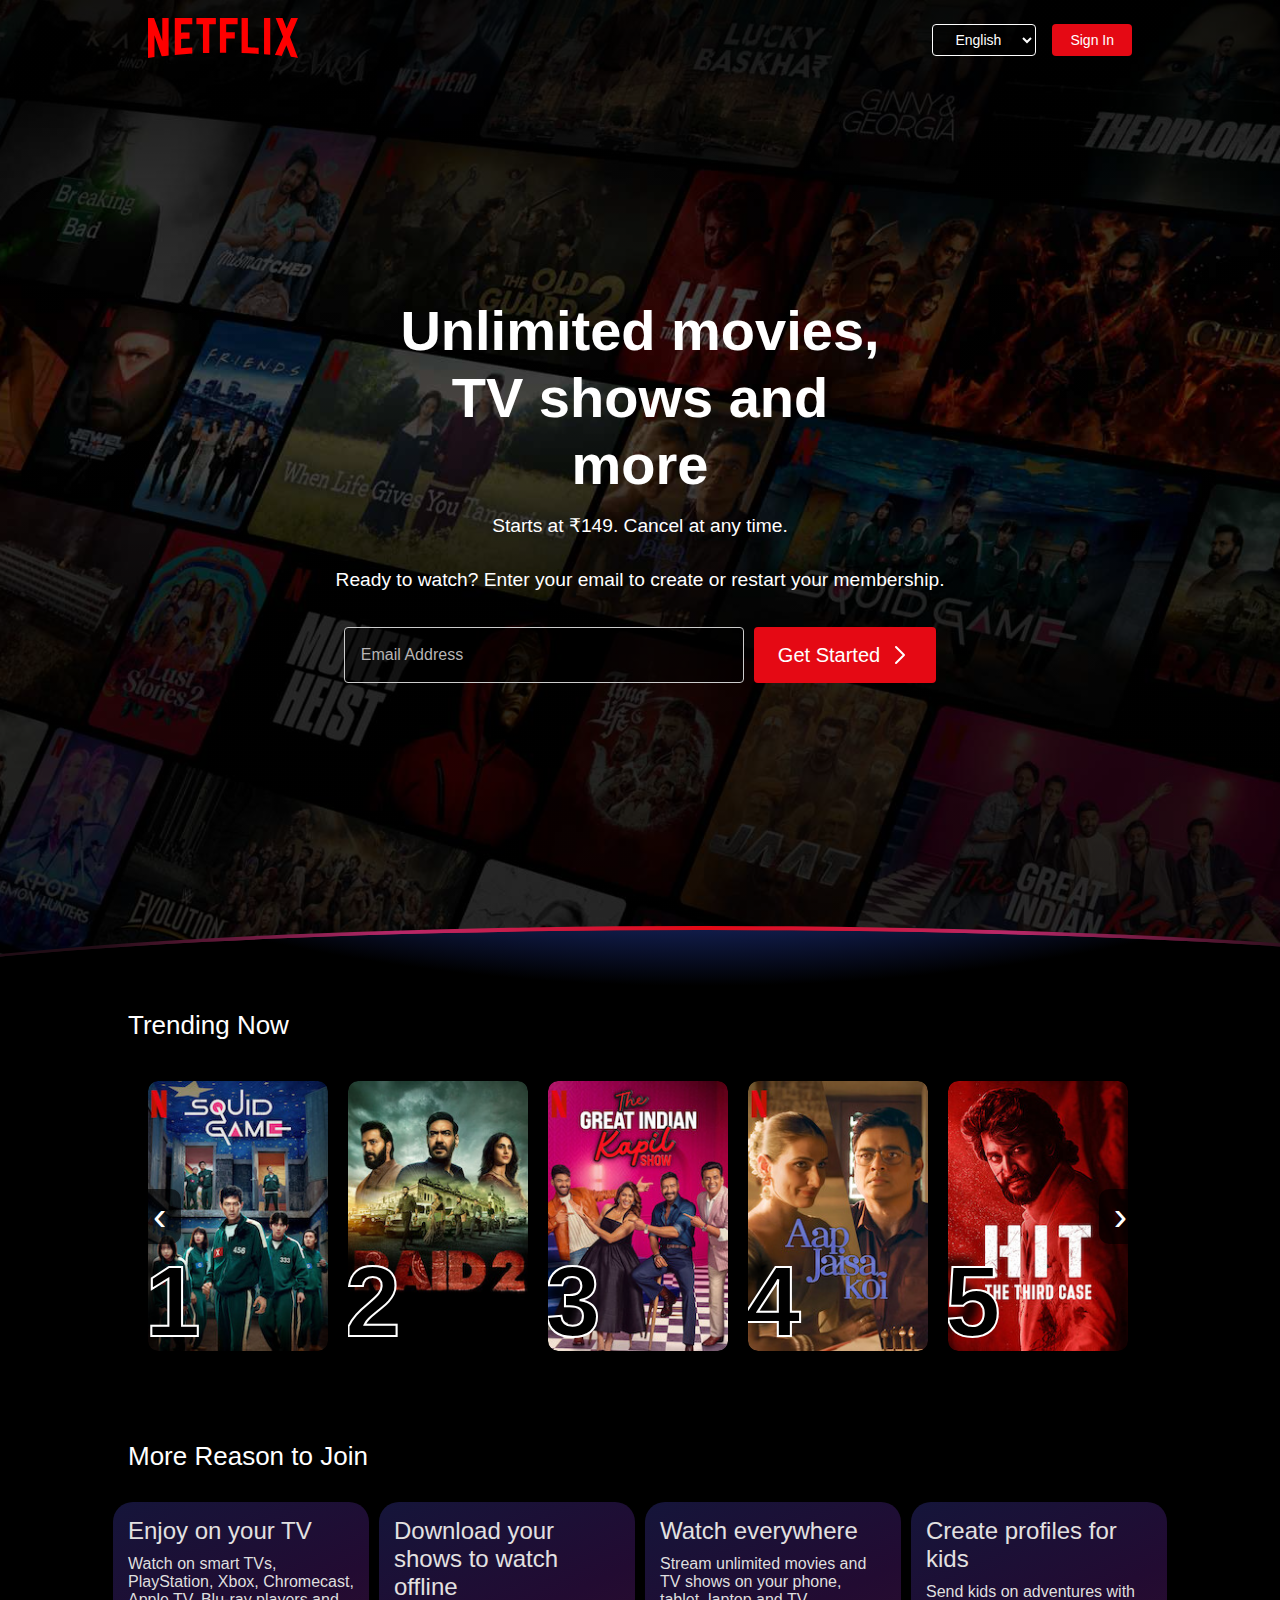
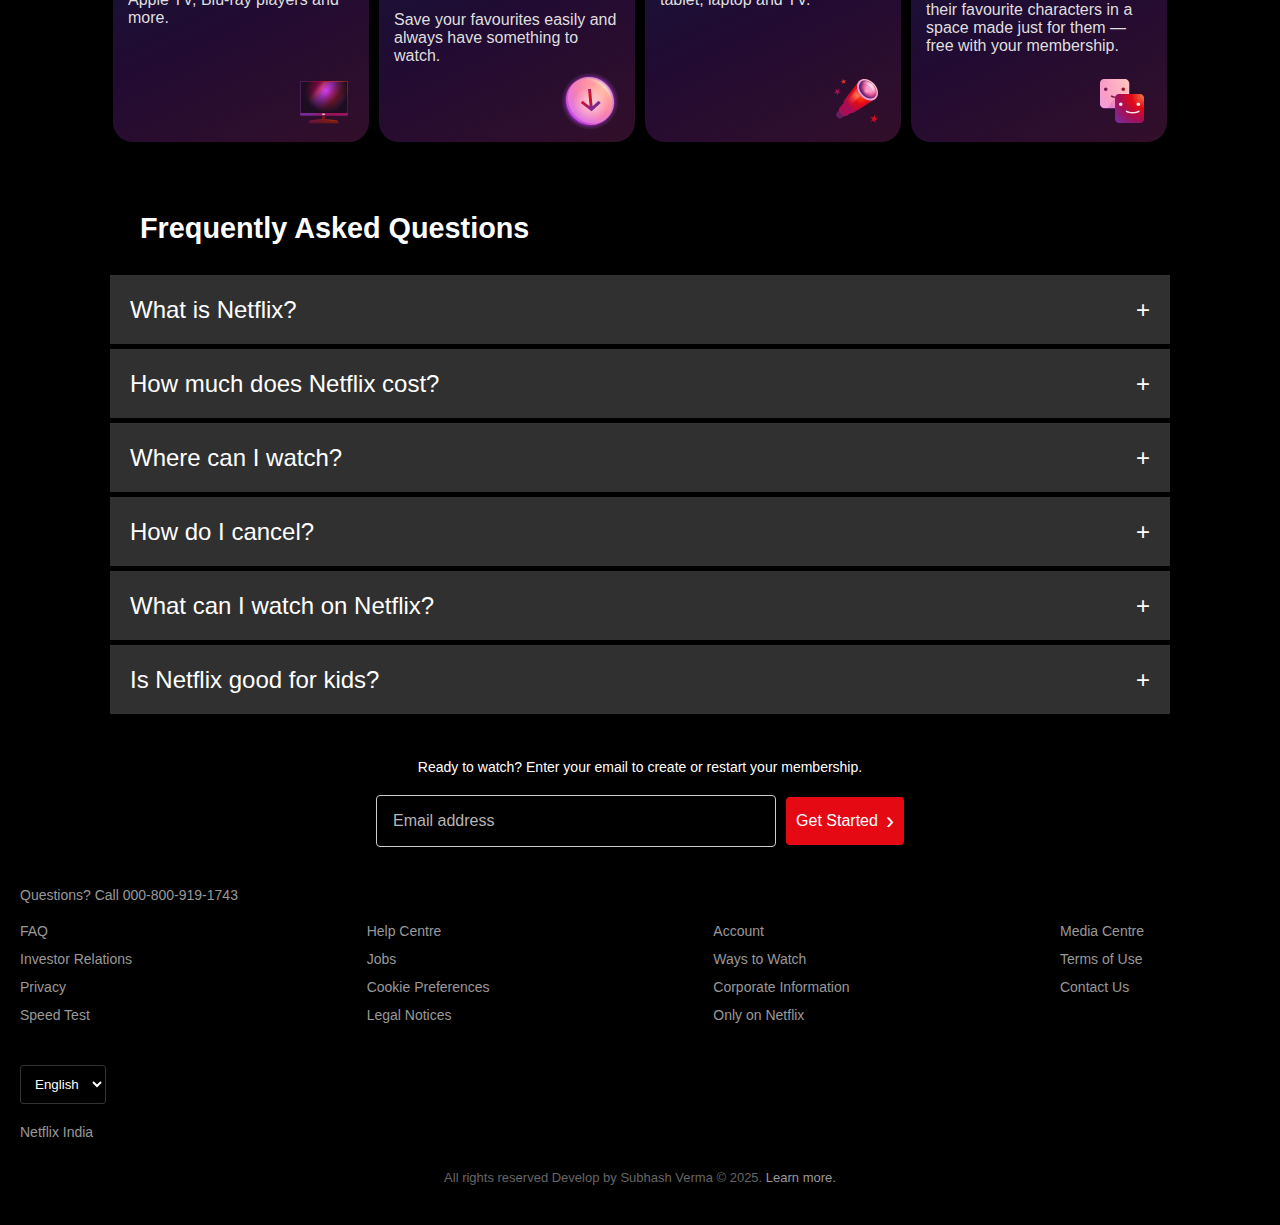
<file: index.html>
<!DOCTYPE html>
<html lang="en">

<head>
  <meta charset="UTF-8" />
  <meta name="viewport" content="width=device-width, initial-scale=1.0" />
  <title>NETFLIX</title>
   <link rel="icon" href="https://netflix.com/favicon.ico" type="image/x-icon">
<link rel="apple-touch-icon" href="https://netflix.com/apple-touch-icon.png">


  <link rel="stylesheet" href="style.css" />
  <script>
    function scrollSlider(direction) {
      const slider = document.getElementById('movieSlider');
      const scrollAmount = 300; // pixels

      slider.scrollBy({
        left: direction * scrollAmount,
        behavior: 'smooth'
      });
    }
    document.addEventListener("DOMContentLoaded", function () {
  const headers = document.querySelectorAll(".accordion-header");

  headers.forEach((header) => {
    header.addEventListener("click", function () {
      const body = this.nextElementSibling;
      const icon = this.querySelector(".icon");

      // Close other open accordions
      headers.forEach((otherHeader) => {
        if (otherHeader !== this) {
          otherHeader.classList.remove("active");
          otherHeader.querySelector(".icon").textContent = "+";
          otherHeader.nextElementSibling.classList.remove("show");
        }
      });

      // Toggle current
      this.classList.toggle("active");
      body.classList.toggle("show");

      icon.textContent = body.classList.contains("show") ? "×" : "+";
    });
  });
});
// Check sessionStorage for login message
  const message = sessionStorage.getItem("loginSuccess");
  if (message) {
    alert(message);
    sessionStorage.removeItem("loginSuccess"); // Clear it after showing
  };
  </script>

</head>

<body>
  <div class="main">
    <nav class="navbar">
      <div class="nav-left">
        <img src="ImageAssistant/logo.svg" alt="Logo" class="logo" />
      </div>
      <div class="nav-right">
        <select class="lang-btn" name="LanguageSelect">
          <option value="en-IN">English</option>
          <option value="hi-IN">हिन्दी</option>
        </select>
        <a href="login.html">
  
          <button class="sign">Sign In</button>
</a>

      </div>
    </nav>
    <div class="box"></div>
    <div class="hero">
      <span>Unlimited movies,</span>
      <span>TV shows and</span>
      <span>more</span>
      <span>Starts at ₹149. Cancel at any time.</span>
      <span>Ready to watch? Enter your email to create or restart your membership.</span>
      <div>
        <input type="text" placeholder="Email Address"/>
        <button class="btn">Get Started<svg width="24" height="24" viewBox="0 0 24 24" fill="none"
            xmlns="http://www.w3.org/2000/svg">
            <path d="M8 4L16 12L8 20" stroke="white" stroke-width="2" stroke-linecap="round" stroke-linejoin="round" />
          </svg>

        </button>
      </div>
    </div>
    <div class="curve-box">
      <div class="curve-line">
        <div class="curve"></div>
      </div>
    </div>
  </div>
  </div>
  <section>
    <div class="heading">
      <h2>Trending Now</h2>
    </div>
    <div class="slider-container">
      <button class="arrow left" onclick="scrollSlider(-1)">&#8249;</button>

      <div class="slider" id="movieSlider">
        <div class="movie-card">
          <img src="ImageAssistant/300000125.jpg" alt="Squid Game">
          <div class="number">1</div>
        </div>
        <div class="movie-card">
          <img src="ImageAssistant/300000126.jpg" alt="Raid 2">
          <div class="number">2</div>
        </div>
        <div class="movie-card">
          <img src="ImageAssistant/300000127.jpg" alt="Kapil Show">
          <div class="number">3</div>
        </div>
        <div class="movie-card">
          <img src="ImageAssistant/300000128.jpg" alt="Aap Jaisa Koi">
          <div class="number">4</div>
        </div>
        <div class="movie-card">
          <img src="ImageAssistant/300000129.jpg" alt="HIT">
          <div class="number">5</div>
        </div>
        <div class="movie-card">
          <img src="ImageAssistant/new1.jpeg" alt="That’s Life">
          <div class="number">6</div>
        </div>
        <div class="movie-card">
          <img src="ImageAssistant/new2.jpeg" alt="That’s Life">
          <div class="number">7</div>
        </div>
        <div class="movie-card">
          <img src="ImageAssistant/new3.jpeg" alt="That’s Life">
          <div class="number">8</div>
        </div>
        <div class="movie-card">
          <img src="ImageAssistant/new4.jpeg" alt="That’s Life">
          <div class="number">9</div>
        </div>
        <div class="movie-card">
          <img src="ImageAssistant/new5.jpeg" alt="That’s Life">
          <div class="number">10</div>
        </div>
      </div>

      <button class="arrow right" onclick="scrollSlider(1)">&#8250;</button>
    </div>
    <div class="data">
      <div>
        <h2>More Reason to Join</h2>
      </div>
      <div class="data-container">
        <div class="data-item">
          <h3>Enjoy on your TV</h3>
          <p>Watch on smart TVs, PlayStation, Xbox, Chromecast, Apple TV, Blu-ray players and more.</p>
          <svg width="72" height="72" viewBox="0 0 72 72" fill="none">
            <g id="television-core-small">
              <path id="Vector" fill-rule="evenodd" clip-rule="evenodd"
                d="M37.2 53.3992C37.2 52.7365 36.6628 52.1992 36 52.1992H34.8C34.1373 52.1992 33.6 52.7365 33.6 53.3992V56.2636C33.6 56.9129 33.0834 57.4433 32.4347 57.4739C30.3013 57.5744 28.1719 57.7834 26.0546 58.1011L19.444 59.0926C18.2692 59.2688 17.4 60.2782 17.4 61.4662V62.0992C17.4 62.4304 17.6686 62.6992 18 62.6992H52.8C53.1314 62.6992 53.4 62.4304 53.4 62.0992V61.4662C53.4 60.2782 52.5309 59.2688 51.3561 59.0926L44.7454 58.1011C42.6282 57.7834 40.4987 57.5744 38.3653 57.4739C37.7167 57.4433 37.2 56.9129 37.2 56.2636V53.3992Z"
                fill="url(#paint0_radial_5179_1308)"></path>
              <path id="Vector_2"
                d="M18.6 60.7388C18.6 60.2306 18.9587 59.796 19.4602 59.711C22.0196 59.2775 29.7585 58.0508 35.4 58.0508C41.0415 58.0508 48.7804 59.2775 51.3398 59.711C51.8412 59.796 52.2 60.2306 52.2 60.7388C52.2 60.902 52.0575 61.0268 51.8967 61.0004C50.1219 60.707 40.9704 59.2409 35.4 59.2409C29.8295 59.2409 20.678 60.707 18.9033 61.0004C18.7425 61.0268 18.6 60.902 18.6 60.7388Z"
                fill="url(#paint1_radial_5179_1308)"></path>
              <path id="Vector_3"
                d="M63 12H8.99995C8.00584 12 7.19995 12.8059 7.19995 13.8V51.6C7.19995 52.5941 8.00584 53.4 8.99995 53.4H63C63.9941 53.4 64.8 52.5941 64.8 51.6V13.8C64.8 12.8059 63.9941 12 63 12Z"
                fill="url(#paint2_linear_5179_1308)"></path>
              <path id="Vector_4"
                d="M63 12H8.99995C8.00584 12 7.19995 12.8059 7.19995 13.8V51.6C7.19995 52.5941 8.00584 53.4 8.99995 53.4H63C63.9941 53.4 64.8 52.5941 64.8 51.6V13.8C64.8 12.8059 63.9941 12 63 12Z"
                fill="url(#paint3_radial_5179_1308)"></path>
              <path id="Vector_5" fill-rule="evenodd" clip-rule="evenodd"
                d="M8.99995 12.6H63C63.663 12.6 64.2 13.1372 64.2 13.8V50.4H7.79995V13.8C7.79995 13.1372 8.33719 12.6 8.99995 12.6ZM7.19995 50.4V13.8C7.19995 12.8059 8.00581 12 8.99995 12H63C63.9942 12 64.8 12.8059 64.8 13.8V50.4V51.6C64.8 52.5941 63.9942 53.4 63 53.4H8.99995C8.00581 53.4 7.19995 52.5941 7.19995 51.6V50.4Z"
                fill="url(#paint4_radial_5179_1308)"></path>
              <path id="Vector_6"
                d="M35.4 52.8C36.3941 52.8 37.2 52.3971 37.2 51.9C37.2 51.4029 36.3941 51 35.4 51C34.4059 51 33.6 51.4029 33.6 51.9C33.6 52.3971 34.4059 52.8 35.4 52.8Z"
                fill="url(#paint5_radial_5179_1308)"></path>
            </g>
            <defs>
              <radialGradient id="paint0_radial_5179_1308" cx="0" cy="0" r="1" gradientUnits="userSpaceOnUse"
                gradientTransform="translate(50.3269 49.3723) rotate(118.526) scale(55.1579 46.2871)">
                <stop stop-color="#802600"></stop>
                <stop offset="0.333333" stop-color="#6F181D"></stop>
                <stop offset="0.666667" stop-color="#5B1333"></stop>
                <stop offset="1" stop-color="#391945"></stop>
              </radialGradient>
              <radialGradient id="paint1_radial_5179_1308" cx="0" cy="0" r="1" gradientUnits="userSpaceOnUse"
                gradientTransform="translate(48.1077 53.6128) rotate(158.116) scale(32.7275 42.219)">
                <stop stop-color="#99421D"></stop>
                <stop offset="0.333333" stop-color="#99161D"></stop>
                <stop offset="0.666667" stop-color="#7D1845"></stop>
                <stop offset="1" stop-color="#59216E"></stop>
              </radialGradient>
              <linearGradient id="paint2_linear_5179_1308" x1="10.4727" y1="14.9572" x2="56.1755" y2="51.4814"
                gradientUnits="userSpaceOnUse">
                <stop stop-color="#99161D"></stop>
                <stop offset="0.245283" stop-color="#CA005B"></stop>
                <stop offset="0.346698" stop-color="#FF479A"></stop>
                <stop offset="0.46934" stop-color="#CC3CFF"></stop>
                <stop offset="0.735849" stop-color="#BC1A22"></stop>
                <stop offset="1" stop-color="#C94FF5"></stop>
              </linearGradient>
              <radialGradient id="paint3_radial_5179_1308" cx="0" cy="0" r="1" gradientUnits="userSpaceOnUse"
                gradientTransform="translate(38.6181 23.8286) rotate(90) scale(25.9571 25.8545)">
                <stop stop-color="#1C0E20" stop-opacity="0"></stop>
                <stop offset="1" stop-color="#1C0E20"></stop>
              </radialGradient>
              <radialGradient id="paint4_radial_5179_1308" cx="0" cy="0" r="1" gradientUnits="userSpaceOnUse"
                gradientTransform="translate(54 20.1938) rotate(144.293) scale(47.2897 44.8232)">
                <stop stop-color="#EF7744"></stop>
                <stop offset="0.333333" stop-color="#E50914"></stop>
                <stop offset="0.666667" stop-color="#A70D53"></stop>
                <stop offset="1" stop-color="#792A95"></stop>
              </radialGradient>
              <radialGradient id="paint5_radial_5179_1308" cx="0" cy="0" r="1" gradientUnits="userSpaceOnUse"
                gradientTransform="translate(36.525 51.3562) rotate(135) scale(4.58735)">
                <stop stop-color="#FFDCCC"></stop>
                <stop offset="0.333333" stop-color="#FFBDC0"></stop>
                <stop offset="0.666667" stop-color="#F89DC6"></stop>
                <stop offset="1" stop-color="#E4A1FA"></stop>
              </radialGradient>
            </defs>
          </svg>
        </div>
        <div class="data-item">
          <h3>Download your shows to watch offline</h3>
          <p>Save your favourites easily and always have something to watch.</p>
          <svg width="72" height="72" viewBox="0 0 72 72" fill="none">
            <g id="download-core-small">
              <path id="Vector"
                d="M36 70.2008C54.8882 70.2008 70.2001 54.8889 70.2001 36.0008C70.2001 17.1126 54.8882 1.80078 36 1.80078C17.1119 1.80078 1.80005 17.1126 1.80005 36.0008C1.80005 54.8889 17.1119 70.2008 36 70.2008Z"
                fill="url(#paint0_radial_5179_7940)"></path>
              <path id="Vector_2" opacity="0.4"
                d="M64.7658 36.195C65.5206 51.5916 53.7908 63.5824 38.5668 62.977C23.3428 62.3722 10.3893 49.4 9.63446 34.0034C8.87954 18.6068 20.6091 6.61594 35.8331 7.22116C51.0571 7.82638 64.0104 20.7984 64.7658 36.195Z"
                fill="url(#paint1_radial_5179_7940)"></path>
              <path id="Vector_3"
                d="M62.3657 37.9958C63.1205 53.3924 51.3908 65.3832 36.1668 64.7778C20.9428 64.173 7.9893 51.2008 7.23444 35.8041C6.47952 20.4075 18.2091 8.41672 33.4331 9.02194C48.6571 9.62716 61.6103 22.5992 62.3657 37.9958Z"
                fill="url(#paint2_radial_5179_7940)"></path>
              <path id="Vector_4" opacity="0.5"
                d="M64.7658 36.195C65.5206 51.5916 53.7908 63.5824 38.5668 62.977C23.3428 62.3722 10.3893 49.4 9.63446 34.0034C8.87954 18.6068 20.6091 6.61594 35.8331 7.22116C51.0571 7.82638 64.0104 20.7984 64.7658 36.195Z"
                fill="url(#paint3_radial_5179_7940)"></path>
              <path id="Vector_5" opacity="0.6"
                d="M36.9 60.6C48.6636 60.6 58.2 51.0637 58.2 39.3C58.2 27.5363 48.6636 18 36.9 18C25.1363 18 15.6 27.5363 15.6 39.3C15.6 51.0637 25.1363 60.6 36.9 60.6Z"
                fill="url(#paint4_radial_5179_7940)"></path>
              <path id="Vector_6" fill-rule="evenodd" clip-rule="evenodd"
                d="M39.0849 42.2727L46.3387 35.76L48.8945 38.5142L38.9118 47.477L37.8466 48.4333L36.6071 47.477L24.9899 38.5142L27.0434 35.76L35.4849 42.2727L33.6 21.6016H37.2L39.0849 42.2727Z"
                fill="url(#paint5_radial_5179_7940)"></path>
              <path id="Vector_7" opacity="0.4" fill-rule="evenodd" clip-rule="evenodd"
                d="M61.6566 34.9618C61.7832 35.3893 62.391 35.3233 62.3694 34.878C61.6962 21.1369 50.1509 9.55975 36.5817 9.01957C34.4606 8.93515 32.4155 9.12541 30.4772 9.55909C30.0745 9.64915 30.1575 10.2082 30.5697 10.2246C45.0094 10.7979 57.6246 21.2971 61.6566 34.9618Z"
                fill="url(#paint6_radial_5179_7940)"></path>
            </g>
            <defs>
              <radialGradient id="paint0_radial_5179_7940" cx="0" cy="0" r="1" gradientUnits="userSpaceOnUse"
                gradientTransform="translate(36.0001 36.1837) rotate(-90) scale(34.3829)">
                <stop offset="0.782019" stop-color="#982DBE"></stop>
                <stop offset="0.906819" stop-color="#B038DC" stop-opacity="0.2"></stop>
                <stop offset="1" stop-color="#E4A1FA" stop-opacity="0"></stop>
              </radialGradient>
              <radialGradient id="paint1_radial_5179_7940" cx="0" cy="0" r="1" gradientUnits="userSpaceOnUse"
                gradientTransform="translate(52.9937 20.0992) rotate(135) scale(49.9836)">
                <stop stop-color="#FFDCCC"></stop>
                <stop offset="0.333333" stop-color="#FFBDC0"></stop>
                <stop offset="0.666667" stop-color="#F89DC6"></stop>
                <stop offset="1" stop-color="#E4A1FA"></stop>
              </radialGradient>
              <radialGradient id="paint2_radial_5179_7940" cx="0" cy="0" r="1" gradientUnits="userSpaceOnUse"
                gradientTransform="translate(52.7999 19.6937) rotate(135) scale(53.1037)">
                <stop stop-color="#FFA984"></stop>
                <stop offset="0.333333" stop-color="#FF787F"></stop>
                <stop offset="0.666667" stop-color="#F45FA2"></stop>
                <stop offset="1" stop-color="#C44AF1"></stop>
              </radialGradient>
              <radialGradient id="paint3_radial_5179_7940" cx="0" cy="0" r="1" gradientUnits="userSpaceOnUse"
                gradientTransform="translate(52.9937 20.0992) rotate(135) scale(49.9836)">
                <stop stop-color="#FFDCCC"></stop>
                <stop offset="0.333333" stop-color="#FFBDC0"></stop>
                <stop offset="0.666667" stop-color="#F89DC6"></stop>
                <stop offset="1" stop-color="#E4A1FA"></stop>
              </radialGradient>
              <radialGradient id="paint4_radial_5179_7940" cx="0" cy="0" r="1" gradientUnits="userSpaceOnUse"
                gradientTransform="translate(36.9 39.3) scale(21.3)">
                <stop stop-color="white"></stop>
                <stop offset="1" stop-color="white" stop-opacity="0"></stop>
              </radialGradient>
              <radialGradient id="paint5_radial_5179_7940" cx="0" cy="0" r="1" gradientUnits="userSpaceOnUse"
                gradientTransform="translate(31.2 32.1016) rotate(39.5226) scale(15.5567)">
                <stop stop-color="#EF7744"></stop>
                <stop offset="0.2406" stop-color="#E50914"></stop>
                <stop offset="1" stop-color="#792A95"></stop>
              </radialGradient>
              <radialGradient id="paint6_radial_5179_7940" cx="0" cy="0" r="1" gradientUnits="userSpaceOnUse"
                gradientTransform="translate(50.7 21.3) rotate(-180) scale(30)">
                <stop stop-color="white"></stop>
                <stop offset="1" stop-color="white" stop-opacity="0"></stop>
              </radialGradient>
            </defs>
          </svg>

        </div>
        <div class="data-item">
          <h3>Watch everywhere</h3>
          <p>Stream unlimited movies and TV shows on your phone, tablet, laptop and TV.</p>
          <svg width="72" height="72" viewBox="0 0 72 72" fill="none">
            <g id="telescope-core-small">
              <path id="Vector"
                d="M24.0492 36.6016L33.6 46.3898L17.8029 56.8633C17.8029 56.8633 15.8891 57.6983 13.625 55.2638C11.361 52.8293 12.1235 51.238 12.1235 51.238L24.0492 36.6016Z"
                fill="url(#paint0_radial_5179_1664)"></path>
              <path id="Vector_2"
                d="M25.0344 34.1992L36 46.151L25.0616 53.8043C25.0616 53.8043 21.8289 55.0984 18.0987 51.0172C14.3686 46.9358 15.9198 44.5105 15.9198 44.5105L25.0344 34.1992Z"
                fill="url(#paint1_radial_5179_1664)"></path>
              <path id="Vector_3"
                d="M39 13.0195L59.1 33.6788L32.5325 50.4142C32.5325 50.4142 28.7459 50.2552 24.3978 45.4897C20.0498 40.7243 21.4096 35.8101 21.4096 35.8101L39 13.0195Z"
                fill="url(#paint2_radial_5179_1664)"></path>
              <path id="Vector_4"
                d="M57.6709 15.3516C63.1044 21.2807 63.9858 29.2883 59.6386 33.2371C55.2916 37.186 47.3628 35.5806 41.9292 29.6515C36.4954 23.7224 35.6145 15.7148 39.9615 11.766C44.3084 7.81716 52.2372 9.42252 57.6709 15.3516Z"
                fill="url(#paint3_radial_5179_1664)"></path>
              <path id="Vector_5"
                d="M58.3787 31.255C54.8121 34.5032 48.2143 33.0817 43.6421 28.0798C39.07 23.078 38.2547 16.39 41.8213 13.1419C45.3879 9.89364 51.9857 11.3152 56.5579 16.3171C61.1298 21.3189 61.9452 28.0069 58.3787 31.255Z"
                fill="url(#paint4_radial_5179_1664)"></path>
              <path id="Vector_6" opacity="0.85"
                d="M59.6783 28.823C60.576 24.1785 59.6544 20.5934 56.1603 16.6199C52.6662 12.6464 47.3508 10.8657 43.7796 12.7598C39.371 15.098 48.3734 13.5961 53.4577 19.5815C57.8259 24.724 58.8516 33.1009 59.6783 28.823Z"
                fill="url(#paint5_radial_5179_1664)"></path>
              <path id="Vector_7" opacity="0.4"
                d="M50.3979 25.2452C50.4549 26.7239 49.2932 27.7677 47.8032 27.5766C46.3131 27.3856 45.059 26.032 45.002 24.5532C44.945 23.0745 46.1067 22.0307 47.5968 22.2218C49.0868 22.4128 50.341 23.7664 50.3979 25.2452Z"
                fill="url(#paint6_radial_5179_1664)"></path>
              <path id="Vector_8" opacity="0.6"
                d="M36.9217 21.0039L26.4258 34.3627C26.3297 36.4604 28.2903 39.5534 30.0334 40.8344L41.2345 29.9105C39.6 28.2005 36.9591 24.1025 36.9217 21.0039Z"
                fill="url(#paint7_radial_5179_1664)"></path>
              <path id="Vector_9" fill-rule="evenodd" clip-rule="evenodd"
                d="M20.0576 9.60156L21.479 11.7187L24 11.0654L22.3575 13.0272L23.7789 15.1444L21.3424 14.2397L19.7 16.2016L19.8365 13.6806L17.4 12.7759L19.9209 12.1225L20.0576 9.60156ZM58.776 52.8016L58.9623 56.4685L62.4 57.4188L59.0774 58.7347L59.2637 62.4016L57.0239 59.548L53.7014 60.8638L55.6397 57.7843L53.4 54.9307L56.8377 55.8811L58.776 52.8016ZM15.206 24.2101L15.8768 21.0016L13.4793 23.1964L10.6853 21.5563L11.9975 24.553L9.59998 26.7478L12.8085 26.405L14.1207 29.4016L14.7915 26.1931L18 25.8502L15.206 24.2101Z"
                fill="url(#paint8_linear_5179_1664)"></path>
            </g>
            <defs>
              <radialGradient id="paint0_radial_5179_1664" cx="0" cy="0" r="1" gradientUnits="userSpaceOnUse"
                gradientTransform="translate(36.6875 32.7016) rotate(135) scale(34.9134)">
                <stop stop-color="#99421D"></stop>
                <stop offset="0.333333" stop-color="#99161D"></stop>
                <stop offset="0.666667" stop-color="#7D1845"></stop>
                <stop offset="1" stop-color="#59216E"></stop>
              </radialGradient>
              <radialGradient id="paint1_radial_5179_1664" cx="0" cy="0" r="1" gradientUnits="userSpaceOnUse"
                gradientTransform="translate(42.5937 27.2992) rotate(135) scale(44.5477 44.5279)">
                <stop stop-color="#EF7744"></stop>
                <stop offset="0.333333" stop-color="#E50914"></stop>
                <stop offset="0.666667" stop-color="#A70D53"></stop>
                <stop offset="1" stop-color="#792A95"></stop>
              </radialGradient>
              <radialGradient id="paint2_radial_5179_1664" cx="0" cy="0" r="1" gradientUnits="userSpaceOnUse"
                gradientTransform="translate(42.3 29.106) rotate(135) scale(31.8127)">
                <stop stop-color="#FB540D"></stop>
                <stop offset="0.333333" stop-color="#E50914"></stop>
                <stop offset="0.666667" stop-color="#A70D53"></stop>
                <stop offset="1" stop-color="#792A95"></stop>
              </radialGradient>
              <radialGradient id="paint3_radial_5179_1664" cx="0" cy="0" r="1" gradientUnits="userSpaceOnUse"
                gradientTransform="translate(57.675 14.7078) rotate(134.326) scale(24.0433 24.0367)">
                <stop stop-color="#FFDCCC"></stop>
                <stop offset="0.333333" stop-color="#FFBDC0"></stop>
                <stop offset="0.666667" stop-color="#F89DC6"></stop>
                <stop offset="1" stop-color="#E4A1FA"></stop>
              </radialGradient>
              <radialGradient id="paint4_radial_5179_1664" cx="0" cy="0" r="1" gradientUnits="userSpaceOnUse"
                gradientTransform="translate(52.1305 21.273) rotate(141.875) scale(9.87138 12.8159)">
                <stop offset="0.307292" stop-color="#F89DC6"></stop>
                <stop offset="0.645392" stop-color="#E75094"></stop>
                <stop offset="1" stop-color="#59216E"></stop>
              </radialGradient>
              <radialGradient id="paint5_radial_5179_1664" cx="0" cy="0" r="1" gradientUnits="userSpaceOnUse"
                gradientTransform="translate(55.8 15.6) rotate(135) scale(13.1522)">
                <stop stop-color="white"></stop>
                <stop offset="1" stop-color="white" stop-opacity="0"></stop>
              </radialGradient>
              <radialGradient id="paint6_radial_5179_1664" cx="0" cy="0" r="1" gradientUnits="userSpaceOnUse"
                gradientTransform="translate(49.2362 22.9648) rotate(131.079) scale(5.08644 6.006)">
                <stop stop-color="white"></stop>
                <stop offset="1" stop-color="white" stop-opacity="0"></stop>
              </radialGradient>
              <radialGradient id="paint7_radial_5179_1664" cx="0" cy="0" r="1" gradientUnits="userSpaceOnUse"
                gradientTransform="translate(36.8758 29.1353) rotate(137.622) scale(13.5764)">
                <stop stop-color="#FFA984"></stop>
                <stop offset="1" stop-color="#F7636B" stop-opacity="0"></stop>
              </radialGradient>
              <linearGradient id="paint8_linear_5179_1664" x1="44.65" y1="27.9016" x2="24.25" y2="48.3016"
                gradientUnits="userSpaceOnUse">
                <stop stop-color="#EF7744"></stop>
                <stop offset="0.333333" stop-color="#E50914"></stop>
                <stop offset="0.666667" stop-color="#A70D53"></stop>
                <stop offset="1" stop-color="#792A95"></stop>
              </linearGradient>
            </defs>
          </svg>

        </div>
        <div class="data-item">
          <h3>Create profiles for kids</h3>
          <p>Send kids on adventures with their favourite characters in a space made just for them — free with your
            membership.</p>
          <svg width="72" height="72" viewBox="0 0 72 72" fill="none">
            <g id="profiles-core-small">
              <path id="Vector"
                d="M10.8 15.6008C10.8 12.9499 12.949 10.8008 15.5999 10.8008H40.8C43.4509 10.8008 45.6 12.9498 45.6 15.6008V40.8007C45.6 43.4516 43.4509 45.6007 40.8 45.6007H15.6C12.949 45.6007 10.8 43.4517 10.8 40.8007V15.6008Z"
                fill="url(#paint0_radial_5179_7919)"></path>
              <path id="Vector_2"
                d="M9.59998 14.4016C9.59998 11.7506 11.749 9.60162 14.4 9.60156H39.6C42.251 9.60156 44.4 11.7506 44.4 14.4016V39.6015C44.4 42.2525 42.251 44.4015 39.6 44.4015H14.4C11.749 44.4016 9.59998 42.2525 9.59998 39.6015V14.4016Z"
                fill="url(#paint1_radial_5179_7919)"></path>
              <path id="Vector_3"
                d="M18.6 21.9008C18.6 23.0606 17.6598 24.0008 16.5 24.0008C15.3402 24.0008 14.4 23.0606 14.4 21.9008C14.4 20.741 15.3402 19.8008 16.5 19.8008C17.6598 19.8008 18.6 20.741 18.6 21.9008Z"
                fill="url(#paint2_radial_5179_7919)"></path>
              <path id="Vector_4"
                d="M39.6 21.9008C39.6 23.0606 38.6598 24.0008 37.5 24.0008C36.3402 24.0008 35.4 23.0606 35.4 21.9008C35.4 20.741 36.3402 19.8008 37.5 19.8008C38.6598 19.8008 39.6 20.741 39.6 21.9008Z"
                fill="url(#paint3_radial_5179_7919)"></path>
              <path id="Vector_5"
                d="M23.6713 29.4501C23.2437 29.1967 22.6917 29.3379 22.4383 29.7655C22.1848 30.1932 22.3261 30.7452 22.7537 30.9986C23.8254 31.6337 26.769 32.7744 30.6375 32.7744C34.506 32.7744 37.4497 31.6337 38.5213 30.9986C38.949 30.7452 39.0902 30.1932 38.8368 29.7655C38.5834 29.3379 38.0313 29.1967 37.6037 29.4501C36.8191 29.9151 34.194 30.9744 30.6375 30.9744C27.081 30.9744 24.456 29.9151 23.6713 29.4501Z"
                fill="url(#paint4_radial_5179_7919)"></path>
              <path id="Vector_6" opacity="0.35"
                d="M19.2 44.4016H28.2L32.4 27.6016C30.2787 28.1801 28.4542 29.5387 27.2921 31.4053L19.2 44.4016Z"
                fill="url(#paint5_radial_5179_7919)"></path>
              <path id="Vector_7"
                d="M27.6 32.4016C27.6 29.7506 29.749 27.6016 32.4 27.6016L57.6 27.6016C60.2508 27.6016 62.4 29.7506 62.4 32.4016V57.6015C62.4 60.2524 60.2508 62.4016 57.6 62.4016H32.4C29.749 62.4016 27.6 60.2524 27.6 57.6016V32.4016Z"
                fill="url(#paint6_radial_5179_7919)"></path>
              <path id="Vector_8"
                d="M36.6 39.9008C36.6 41.0606 35.6598 42.0008 34.5 42.0008C33.3402 42.0008 32.4 41.0606 32.4 39.9008C32.4 38.741 33.3402 37.8008 34.5 37.8008C35.6598 37.8008 36.6 38.741 36.6 39.9008Z"
                fill="url(#paint7_radial_5179_7919)"></path>
              <path id="Vector_9"
                d="M57.6 39.9008C57.6 41.0606 56.6598 42.0008 55.5 42.0008C54.3402 42.0008 53.4 41.0606 53.4 39.9008C53.4 38.741 54.3402 37.8008 55.5 37.8008C56.6598 37.8008 57.6 38.741 57.6 39.9008Z"
                fill="url(#paint8_radial_5179_7919)"></path>
              <path id="Vector_10"
                d="M41.8213 47.6025C41.3937 47.349 40.8416 47.4903 40.5882 47.9179C40.3348 48.3455 40.476 48.8976 40.9037 49.1509C41.9753 49.786 44.919 50.9267 48.7875 50.9267C52.656 50.9267 55.5996 49.786 56.6713 49.1509C57.0989 48.8976 57.2402 48.3455 56.9867 47.9179C56.7333 47.4903 56.1813 47.349 55.7537 47.6025C54.969 48.0674 52.344 49.1267 48.7875 49.1267C45.231 49.1267 42.6059 48.0674 41.8213 47.6025Z"
                fill="url(#paint9_radial_5179_7919)"></path>
            </g>
            <defs>
              <radialGradient id="paint0_radial_5179_7919" cx="0" cy="0" r="1" gradientUnits="userSpaceOnUse"
                gradientTransform="translate(39.075 17.6882) rotate(135) scale(32.8097)">
                <stop stop-color="#99421D"></stop>
                <stop offset="0.333333" stop-color="#99161D"></stop>
                <stop offset="0.666667" stop-color="#7D1845"></stop>
                <stop offset="1" stop-color="#59216E"></stop>
              </radialGradient>
              <radialGradient id="paint1_radial_5179_7919" cx="0" cy="0" r="1" gradientUnits="userSpaceOnUse"
                gradientTransform="translate(62.4 8.70157) rotate(133.87) scale(75.3216)">
                <stop stop-color="#FFDCCC"></stop>
                <stop offset="0.333333" stop-color="#FFBDC0"></stop>
                <stop offset="0.666667" stop-color="#F89DC6"></stop>
                <stop offset="1" stop-color="#E4A1FA"></stop>
              </radialGradient>
              <radialGradient id="paint2_radial_5179_7919" cx="0" cy="0" r="1" gradientUnits="userSpaceOnUse"
                gradientTransform="translate(60.3 11.1008) rotate(133.939) scale(68.7426 55.9547)">
                <stop stop-color="#99421D"></stop>
                <stop offset="0.333333" stop-color="#99161D"></stop>
                <stop offset="0.666667" stop-color="#7D1845"></stop>
                <stop offset="1" stop-color="#59216E"></stop>
              </radialGradient>
              <radialGradient id="paint3_radial_5179_7919" cx="0" cy="0" r="1" gradientUnits="userSpaceOnUse"
                gradientTransform="translate(60.3 11.1008) rotate(133.939) scale(68.7426 55.9547)">
                <stop stop-color="#99421D"></stop>
                <stop offset="0.333333" stop-color="#99161D"></stop>
                <stop offset="0.666667" stop-color="#7D1845"></stop>
                <stop offset="1" stop-color="#59216E"></stop>
              </radialGradient>
              <radialGradient id="paint4_radial_5179_7919" cx="0" cy="0" r="1" gradientUnits="userSpaceOnUse"
                gradientTransform="translate(60.3 11.0994) rotate(133.939) scale(68.7426 55.9548)">
                <stop stop-color="#99421D"></stop>
                <stop offset="0.333333" stop-color="#99161D"></stop>
                <stop offset="0.666667" stop-color="#7D1845"></stop>
                <stop offset="1" stop-color="#59216E"></stop>
              </radialGradient>
              <radialGradient id="paint5_radial_5179_7919" cx="0" cy="0" r="1" gradientUnits="userSpaceOnUse"
                gradientTransform="translate(39.6 27.9016) rotate(135) scale(23.3345)">
                <stop stop-color="#FFA984"></stop>
                <stop offset="0.333333" stop-color="#FF787F"></stop>
                <stop offset="0.666667" stop-color="#F45FA2"></stop>
                <stop offset="1" stop-color="#C44AF1"></stop>
              </radialGradient>
              <radialGradient id="paint6_radial_5179_7919" cx="0" cy="0" r="1" gradientUnits="userSpaceOnUse"
                gradientTransform="translate(61.8 29.7016) rotate(135) scale(43.2749)">
                <stop stop-color="#EF7744"></stop>
                <stop offset="0.333333" stop-color="#E50914"></stop>
                <stop offset="0.666667" stop-color="#A70D53"></stop>
                <stop offset="1" stop-color="#792A95"></stop>
              </radialGradient>
              <radialGradient id="paint7_radial_5179_7919" cx="0" cy="0" r="1" gradientUnits="userSpaceOnUse"
                gradientTransform="translate(62.1 11.1008) rotate(137.146) scale(73.6614 60.3576)">
                <stop stop-color="#FFDCCC"></stop>
                <stop offset="0.333333" stop-color="#FDF6F6"></stop>
                <stop offset="0.666667" stop-color="#FADCE9"></stop>
                <stop offset="1" stop-color="#E4A1FA"></stop>
              </radialGradient>
              <radialGradient id="paint8_radial_5179_7919" cx="0" cy="0" r="1" gradientUnits="userSpaceOnUse"
                gradientTransform="translate(62.1 11.1008) rotate(137.146) scale(73.6614 60.3576)">
                <stop stop-color="#FFDCCC"></stop>
                <stop offset="0.333333" stop-color="#FDF6F6"></stop>
                <stop offset="0.666667" stop-color="#FADCE9"></stop>
                <stop offset="1" stop-color="#E4A1FA"></stop>
              </radialGradient>
              <radialGradient id="paint9_radial_5179_7919" cx="0" cy="0" r="1" gradientUnits="userSpaceOnUse"
                gradientTransform="translate(62.1 11.1017) rotate(137.146) scale(73.6614 60.3576)">
                <stop stop-color="#FFDCCC"></stop>
                <stop offset="0.333333" stop-color="#FDF6F6"></stop>
                <stop offset="0.666667" stop-color="#FADCE9"></stop>
                <stop offset="1" stop-color="#E4A1FA"></stop>
              </radialGradient>
            </defs>
          </svg>
        </div>
      </div>
    </div>
    
      <div class="faq-section">
        <h1>Frequently Asked Questions</h1>
        
        <div class="accordion-item">
          <button class="accordion-header">What is Netflix?<span class="icon">+</span></button>
          <div class="accordion-body">Netflix is a streaming service offering a wide variety of TV shows, movies, anime, documentaries, and more.</div>
        </div>
        
        <div class="accordion-item">
          <button class="accordion-header">How much does Netflix cost?<span class="icon">+</span></button>
          <div class="accordion-body">
            Watch Netflix on your smartphone, tablet, Smart TV, laptop, or streaming device, all for one fixed monthly fee.
            Plans range from ₹149 to ₹649 a month. No extra costs, no contracts.
          </div>
        </div>
        
        <div class="accordion-item">
          <button class="accordion-header">Where can I watch?<span class="icon">+</span></button>
          <div class="accordion-body">You can watch anywhere, anytime, on an unlimited number of devices.</div>
        </div>
        
        <div class="accordion-item">
          <button class="accordion-header">How do I cancel?<span class="icon">+</span></button>
          <div class="accordion-body">You can cancel your account at any time online in just a few clicks.</div>
        </div>
        
        <div class="accordion-item">
          <button class="accordion-header">What can I watch on Netflix?<span class="icon">+</span></button>
          <div class="accordion-body">Netflix has an extensive library of feature films, documentaries, TV shows, anime, and more.</div>
        </div>
        
        <div class="accordion-item">
          <button class="accordion-header">Is Netflix good for kids?<span class="icon">+</span></button>
          <div class="accordion-body">Netflix has a dedicated section for kids with parental controls and family-friendly content.</div>
        </div>
      </div>
    </section>
   <footer class="netflix-footer">
  <div class="email-box">
    <p>Ready to watch? Enter your email to create or restart your membership.</p>
    <form class="email-form">
      <input type="email" placeholder="Email address" required />
      <button type="submit">Get Started <span>&#8250;</span></button>
    </form>
  </div>

  <p class="call-text">Questions? Call <a href="tel:0008009191743">000-800-919-1743</a></p>

  <div class="footer-links">
    <ul>
      <li><a href="#">FAQ</a></li>
      <li><a href="#">Investor Relations</a></li>
      <li><a href="#">Privacy</a></li>
      <li><a href="#">Speed Test</a></li>
    </ul>
    <ul>
      <li><a href="#">Help Centre</a></li>
      <li><a href="#">Jobs</a></li>
      <li><a href="#">Cookie Preferences</a></li>
      <li><a href="#">Legal Notices</a></li>
    </ul>
    <ul>
      <li><a href="#">Account</a></li>
      <li><a href="#">Ways to Watch</a></li>
      <li><a href="#">Corporate Information</a></li>
      <li><a href="#">Only on Netflix</a></li>
    </ul>
    <ul>
      <li><a href="#">Media Centre</a></li>
      <li><a href="#">Terms of Use</a></li>
      <li><a href="#">Contact Us</a></li>
    </ul>
  </div>

  <div class="language-select">
    <select>
      <option>English</option>
      <option>हिन्दी</option>
    </select>
  </div>

  <p class="region">Netflix India</p>

  <p class="disclaimer">
    All rights reserved Develop by Subhash Verma  © 2025.
    <a href="#">Learn more.</a>
  </p>
</footer>

</body>

</html>
</file>
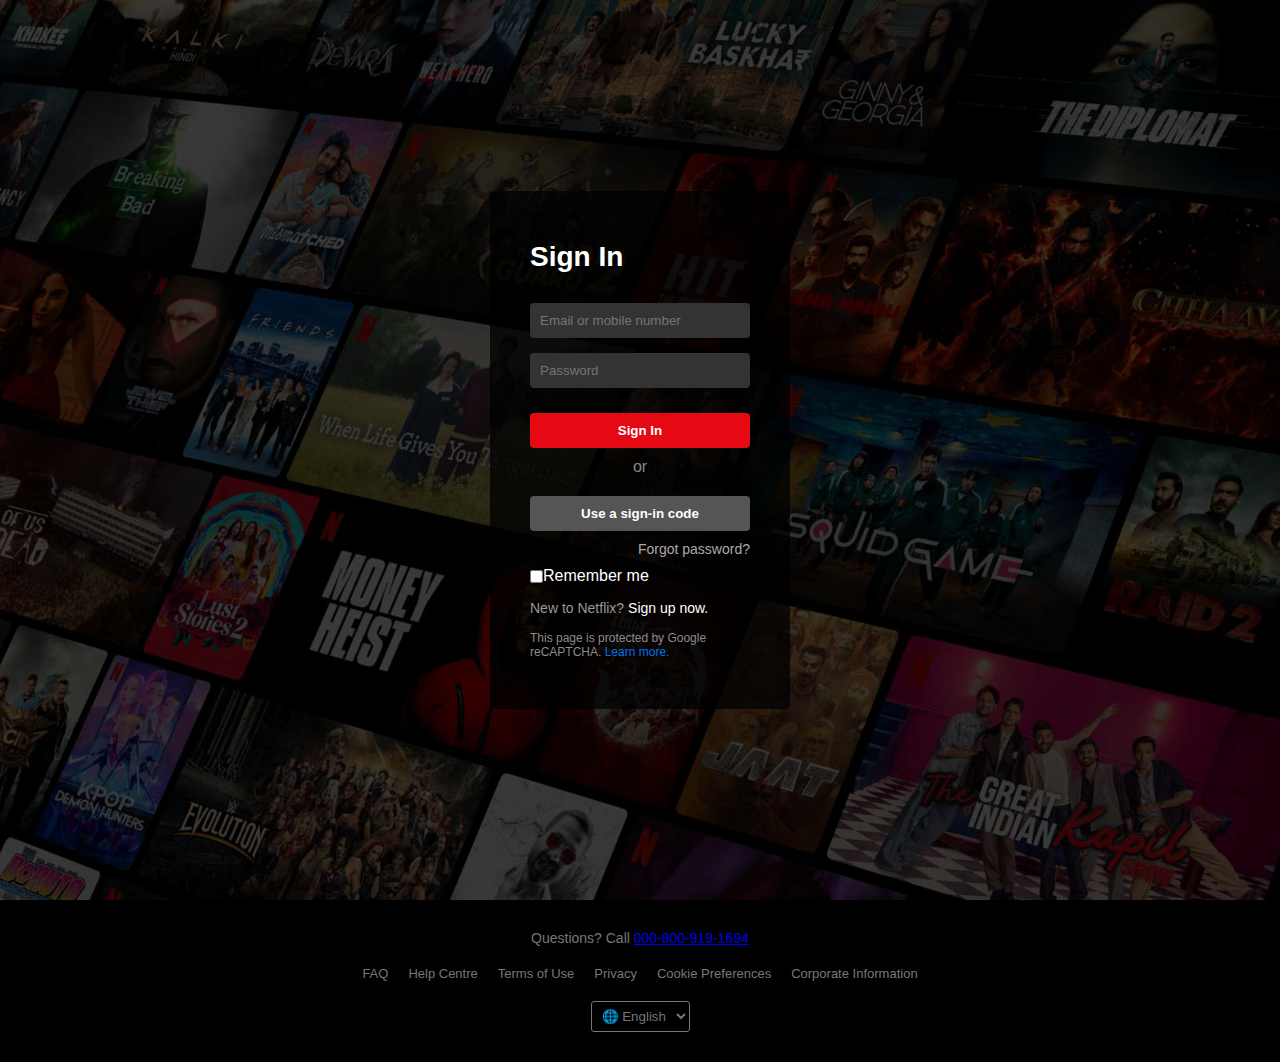
<file: login.html>
<!DOCTYPE html>
<html lang="en">
<head>
  <meta charset="UTF-8" />
  <meta name="viewport" content="width=device-width, initial-scale=1.0" />
  <title>Netflix Sign In</title>
    <link rel="icon" href="https://netflix.com/favicon.ico" type="image/x-icon">
<link rel="apple-touch-icon" href="https://netflix.com/apple-touch-icon.png">

  <link rel="stylesheet" href="login.css" />
</head>
<body>
  <div class="background">
    <div class="overlay"></div>
    <div class="signin-container">
      <h1>Sign In</h1>
      <form id="loginForm">
        <input type="text" id="email" placeholder="Email or mobile number" required />
        <input type="password" id="password" placeholder="Password" minlength="4" maxlength="60" required />
        <button type="submit" class="signin-btn">Sign In</button>

        <div class="divider">or</div>
        <button type="button" class="code-btn">Use a sign-in code</button>
        <a href="#" class="forgot">Forgot password?</a>
        <div class="remember">
          <input type="checkbox" id="remember" />
          <label for="remember">Remember me</label>
        </div>
        <div class="signup">
          New to Netflix? <a href="#">Sign up now.</a>
        </div>
        <p class="captcha-note">
          This page is protected by Google reCAPTCHA. <a href="#">Learn more.</a>
        </p>
      </form>
    </div>
  </div>

  <footer>
    <div class="footer-container">
      <p>Questions? Call <a href="#">000-800-919-1694</a></p>
      <ul class="footer-links">
        <li><a href="#">FAQ</a></li>
        <li><a href="#">Help Centre</a></li>
        <li><a href="#">Terms of Use</a></li>
        <li><a href="#">Privacy</a></li>
        <li><a href="#">Cookie Preferences</a></li>
        <li><a href="#">Corporate Information</a></li>
      </ul>
      <select class="language-select">
        <option value="en">🌐 English</option>
        <option value="hi">हिन्दी</option>
      </select>
    </div>
  </footer>

  <script src="login.js"></script>
</body>
</html>
</file>
<file: login.css>
* {
  margin: 0;
  padding: 0;
  box-sizing: border-box;
}

body, html {
  height: 100%;
  font-family: Arial, sans-serif;
  background-color: black;
  color: white;
}

/* Background */
.background {
  background-image: url("ImageAssistant/background.jpg");
  background-size: cover;
  background-repeat: no-repeat;
  background-position: center;
  height: 100vh;
  position: relative;
}


.overlay {
  position: absolute;
  inset: 0;
  background: rgba(0, 0, 0, 0.7);
}

/* Sign In Form */
.signin-container {
  position: absolute;
  top: 50%;
  left: 50%;
  width: 300px;
  transform: translate(-50%, -50%);
  background-color: rgba(0, 0, 0, 0.75);
  padding: 50px 40px;
  border-radius: 5px;
}

.signin-container h1 {
  margin-bottom: 30px;
  font-size: 28px;
}

.signin-container input[type="text"],
.signin-container input[type="password"] {
  width: 100%;
  padding: 10px;
  margin-bottom: 15px;
  background: #333;
  border: none;
  color: white;
  border-radius: 4px;
}

.signin-btn,
.code-btn {
  width: 100%;
  padding: 10px;
  background-color: #e50914;
  color: white;
  font-weight: bold;
  border: none;
  border-radius: 4px;
  margin-top: 10px;
  cursor: pointer;
  transition: background 0.3s ease;
}

.code-btn {
  background-color: #555;
  margin-top: 10px;
}

.divider {
  text-align: center;
  margin: 10px 0;
  color: #888;
}

.forgot {
  display: block;
  text-align: right;
  margin: 10px 0;
  font-size: 14px;
  color: #aaa;
  text-decoration: none;
}

.remember {
  display: flex;
  align-items: center;
  margin: 10px 0;
}

.signup {
  font-size: 14px;
  margin-top: 15px;
  color: #999;
}

.signup a {
  color: white;
  text-decoration: none;
}

.captcha-note {
  font-size: 12px;
  margin-top: 15px;
  color: #8c8c8c;
}

.captcha-note a {
  color: #0071eb;
  text-decoration: none;
}

/* Footer */
footer {
  background-color: #000;
  color: #777;
  padding: 30px 20px;
  text-align: center;
}

.footer-container {
  max-width: 800px;
  margin: auto;
}

.footer-container p {
  margin-bottom: 20px;
  font-size: 14px;
}

.footer-links {
  list-style: none;
  display: flex;
  flex-wrap: wrap;
  justify-content: center;
  gap: 20px;
  font-size: 13px;
  margin-bottom: 20px;
}

.footer-links a {
  color: #777;
  text-decoration: none;
}

.language-select {
  background-color: #000;
  color: #777;
  border: 1px solid #777;
  padding: 6px;
  border-radius: 3px;
}

/* Responsive */
@media (max-width: 600px) {
  .signin-container {
    width: 90%;
    padding: 30px 20px;
  }

  .footer-links {
    flex-direction: column;
    gap: 10px;
  }

  .language-select {
    width: 100%;
    max-width: 200px;
  }
}
</file>
<file: style.css>
/* RESET */
* {
  margin: 0;
  padding: 0;
  box-sizing: border-box;
}

body {
  background-color: black;
  font-family: sans-serif;
  color: white;
}

/* MAIN BACKGROUND */
.main {
  background-image: url("ImageAssistant/background.jpg");
  background-position: center;
  background-size: cover;
  background-repeat: no-repeat;
  height: 100;
  position: relative;
}

/* GRADIENT OVERLAY */
.main .box {
  position: absolute;
  top: 0;
  left: 0;
  width: 100%;
  height: 100%;
  z-index: 1;
  background: linear-gradient(
    to bottom,
    rgba(0, 0, 0, 0.9) 0%,
    rgba(0, 0, 0, 0.6) 40%,
    rgba(0, 0, 0, 0.8) 60%,
    rgba(0, 0, 0, 0.8) 100%
  );
}

/* Navigation styles */
.navbar {
  display: flex;
  justify-content: space-between;
  align-items: center;
  height: 80px;
  max-width: 80vw;
  margin: auto;
  padding: 0 20px;
  position: relative;
  z-index: 3;
}

.nav-left .logo {
  width: 150px;
  height: auto;
}

.nav-right {
  display: flex;
  align-items: center;
  gap: 16px;
}

.sign {
  background-color: #e50914;
  color: white;
  border: none;
  padding: 8px 18px;
  font-size: 14px;
  border-radius: 4px;
  font-weight: 500;
  cursor: pointer;
  transition: background 0.3s ease;
}

.sign:hover {
  background-color: rgb(193, 9, 9);
}

.lang-btn {
  padding: 6px 18px;
  background-color: rgba(0, 0, 0, 0.5);
  color: white;
  border: 1px solid white;
  border-radius: 4px;
  font-size: 14px;
  cursor: pointer;
}

.lang-btn:hover {
  background-color: rgba(255, 255, 255, 0.1);
}

/* HERO SECTION */
.hero {
  height: calc(100vh - 80px);
  display: flex;
  flex-direction: column;
  align-items: center;
  justify-content: center;
  text-align: center;
  padding: 0 70px;
  z-index: 2;
  position: relative;
}

.hero span:nth-child(-n + 3) {
  font-size: 3.5rem;
  font-weight: 900;
  line-height: 1.2;
}

.hero span:nth-child(4),
.hero span:nth-child(5) {
  font-size: 1.2rem;
  font-weight: 400;
  margin: 16px 0;
}

.hero div {
  display: flex;
  flex-wrap: wrap;
  justify-content: center;
  gap: 10px;
  margin-top: 20px;
}

.hero input {
  background-color: rgba(0, 0, 0, 0.5);
  color: white;
  border: 0.4px solid #ccc;
  padding: 16px;
  font-size: 16px;
  width: 400px;
  max-width: 100%;
  border-radius: 4px;
  outline: none;
  transition: background 0.3s ease;
}

.hero input::placeholder {
  color: #b7b5b5;

}

.hero button {
  background-color: #e50914;
  color: white;
  border: none;
  padding: 16px 24px;
  font-size: 20px;
  font-weight: 500;
  border-radius: 4px;
  cursor: pointer;
  display: flex;
  justify-content: center;
  align-items: center;
  gap: 8px;
   transition: background 0.3s ease;
}
.btn:hover{
  background-color: rgb(193, 9, 9);
}

/* SVG Icon */
.arrow {
  padding-top: 2px;
}

/* CURVE SECTION */
.curve-box {
  position: relative;
  height: 6.25rem;
  overflow: hidden;
  z-index: 1;
}

.curve-line {
  display: block;
}

.curve {
  width: 140%;
  left: -15%;
  height: 70%;
  position: absolute;
  top: 30px;
  display: flex;
  align-items: center;
  border-top-left-radius: 50% 100%;
  border-top-right-radius: 50% 100%;
  background: radial-gradient(
      50% 500% at 50% -420%,
      rgba(50, 85, 225, 0.4) 80%,
      rgba(0, 0, 0, 0.1) 100%
    ),
    black;
  background-clip: padding-box;
  -webkit-background-clip: padding-box;
}

.curve::before {
  content: "";
  position: absolute;
  top: 0;
  right: 0;
  bottom: 0;
  left: 0;
  z-index: -1;
  margin-top: -0.25rem;
  border-radius: inherit;
  background: linear-gradient(
    to right,
    rgba(33, 13, 22, 1) 16%,
    rgba(184, 40, 105, 1),
    rgba(229, 9, 20, 1),
    rgba(184, 40, 105, 1),
    rgba(33, 13, 22, 1) 84%
  );
}
.heading h2 {
  font-family: sans-serif;
  font-size: 26px;
  color: #ffff;
  font-weight: 500;
  position: relative;
  z-index: 1;
  padding: 10px 10%;
}
.slider-container {
  position: relative;
  margin: auto;
  display: flex;
  align-items: center;
  overflow: hidden;
  max-width: 80%;
  padding: 20px;
}
.slider {
  display: flex;
  gap: 20px;
  overflow-x: auto;
  scroll-behavior: smooth;
  padding: 10px 0;
  /* Hide scrollbar - for WebKit browsers (Chrome, Safari) */
  scrollbar-width: none; /* Firefox */
  -ms-overflow-style: none; /* Internet Explorer 10+ */
}
.slider::-webkit-scrollbar {
  display: none; /* Chrome, Safari, Opera */
}

.movie-card {
  position: relative;
  flex: 0 0 auto;
  width: 180px;
  height: 270px;
  border-radius: 10px;
  overflow: hidden;
  transition: 0.2s ease-in-out;
}
.movie-card:hover {
  transform: scale(1.1);
}
.movie-card img {
  width: 100%;
  height: 100%;
  object-fit: cover;
  display: block;
  border-radius: 10px;
  cursor: pointer;
}
.movie-card .number {
  position: absolute;
  bottom: -8px;
  left: -3px;
  font-size: 100px;
  font-weight: bold;
  color: rgb(0, 0, 0);
  -webkit-text-stroke: 2px white;
  text-shadow: -20px -8px 11px black;
  font-family: Arial, sans-serif;
}

.arrow {
  font-size: 40px;
  background: rgba(0, 0, 0, 0.6);
  color: white;
  border: none;
  padding: 5px 15px;
  border-radius: 10px;
  cursor: pointer;
  z-index: 10;
}

.arrow.left {
  position: absolute;
  left: 10px;
}

.arrow.right {
  position: absolute;
  right: 10px;
}
.data h2 {
  font-weight: 500;
  font-size: 26px;
  font-family: sans-serif;
  color: rgb(255, 255, 255);
  margin: auto;
  margin-top: 50px;
  text-align: left;
  justify-content: center;
  padding: 10px 10%;
  box-sizing: border-box;
}
.data-container {
  display: flex;
  justify-content: center; /* Better spacing between cards */
  flex-wrap: wrap; /* Allows wrapping on smaller screens */
  padding: 20px 100px;
  gap: 10px;
  box-sizing: border-box;
  max-width: 180vw;
}

.data-item {
  border: none;
  border-radius: 20px;
  width: 20vw;
  min-width: 250px;
  height: 15rem;
  padding: 15px;
  font-family: sans-serif;
  color: #ffff;
  /* background: linear-gradient(135deg, #0f0f28, #1b103f, #350f33, #450c2f); */
  background: linear-gradient(155deg, #15153a, #220b32, #320f2a);
  position: relative;
}

.data-item svg {
  width: 60px;
  position: absolute;
  bottom: 5px;
  right: 15px;
  fill: white; /* make sure SVG is visible */
}
.data-item h3 {
  font-size: 24px;
  font-weight: 500;
  padding-bottom: 10px;
  color: #e3e1e1;
}
.data-item p {
  font-size: 16px;
  font-weight: 400;
  color: rgb(223, 223, 223);
}
.faq-section {
  width: 100%;
  margin: 0px auto;
  padding: 0 20px;
  max-width: 1100px; /* prevent stretching on large screens */
}

.faq-section h1 {
  font-size: 1.8rem;
  margin: 30px;
  margin-top: 50px;
  
}

.accordion-item {
  border-top: 1px solid #333;
  background-color: #303030;
  margin-bottom: 5px;
  overflow: hidden;
}

.accordion-header {
  width: 100%;
  padding: 20px;
  background: #303030;
  color: white;
  font-size: 1.5rem;
  text-align: left;
  border: none;
  outline: none;
  display: flex;
  justify-content: space-between;
  align-items: center;
  cursor: pointer;
  transition: background 0.5s;
}

.accordion-header:hover {
  background-color: #404040;
}

.accordion-body {
  padding: 20px;
  display: none;
  font-size: 1.5rem;
  background-color: #303030;
  line-height: 1.6;
}

.accordion-body.show {
  display: block;

}

.icon {
  font-size: 1.5rem;
  margin-left: 10px;
}
.netflix-footer {
  font-family: sans-serif;
  background-color: #000;
  color: #999;
  padding: 40px 20px;
  font-size: 14px;
  max-width: 1300px;
  margin: 0 auto;
  font-family: Arial, sans-serif;
}

.netflix-footer a {
  color: #999;
  text-decoration: none;
}

.netflix-footer a:hover {
  text-decoration: underline;
}

/* Email box */
.email-box {
  text-align: center;
  margin-bottom: 40px;
}

.email-box p {
  font-size: 14px;
  color: white;
  margin-bottom: 20px;
}

.email-form {
  display: flex;
  flex-direction: column;
  gap: 10px;
  align-items: center;
  flex-direction: row;
  justify-content: center;
}

.email-form input {
  background-color: rgba(0, 0, 0, 0.5);
  color: white;
  border: 0.4px solid #ccc;
  padding: 16px;
  font-size: 16px;
  width: 400px;
  max-width: 100%;
  border-radius: 4px;
  outline: none;
}
.email-form input::placeholder {
  color: #b7b5b5;
}

.email-form button {
 background-color: #e50914;
  color: white;
  border: none;
  padding: 1% 10px;
  font-size: 1rem;
  font-weight: 500;
  border-radius: 4px;
  cursor: pointer;
  display: flex;
  justify-content: space-around;
  align-items: center;
  gap: 8px;
  transition: background 0.3s ease;
}
button:hover{
   background-color: rgb(193, 9, 9);
}

.email-form span {
  font-size: 24px;
  line-height: 1;
}

/* Contact */
.call-text {
  margin: 30px 0 20px;
}

/* Link grid */
.footer-links {
  display: flex;
  flex-wrap: wrap;
  justify-content: space-between;
  margin-bottom: 20px;
}

.footer-links ul {
  list-style: none;
  padding: 0;
  width: 200px;
  margin-bottom: 10px;
}

.footer-links li {
  margin-bottom: 12px;
}

/* Language selector */
.language-select {
  margin-bottom: 20px;
}

.language-select select {
  background-color: #000;
  color: #fff;
  padding: 10px;
  border: 1px solid #333;
  border-radius: 3px;
}

/* Bottom region and notice */
.region {
  margin-bottom: 30px;
  
}

.disclaimer {
  font-size: 13px;
  color: #666;
  margin-top: 10px;
  text-align: center;
}

@media (max-width: 600px) {
  .faq-section {
    width: 95%;
    padding: 0 10px;
  }

  .faq-section h1 {
    font-size: 1.5rem;
  }

  .accordion-header {
    padding: 15px;
    font-size: 1rem;
  }

  .accordion-body {
    padding: 15px;
    font-size: 0.95rem;
  }

  .icon {
    font-size: 1.2rem;
  }
}

@media (max-width: 768px) {
  .hero span:nth-child(-n + 3) {
    font-size: 2rem;
  }
  .hero span:nth-child(4),
  .hero span:nth-child(5) {
    font-size: 1rem;
  }
  .hero button {
    font-size: 18px;
    padding: 14px;
  }
}

@media (max-width: 480px) {
  nav {
    flex-direction: column;
    align-items: flex-start;
    gap: 10px;
  }
  .hero span:nth-child(-n + 3) {
    font-size: 1.6rem;
  }
  .hero input,
  .hero button {
    width: 100%;
  }
}
@media (max-width: 768px) {
  .navbar {
    flex-direction: column;
    align-items: flex-start;
    padding: 10px 20px;
  }

  .nav-right {
    flex-direction: column;
    align-items: flex-start;
    gap: 10px;
    margin-top: 10px;
  }
}
</file>
